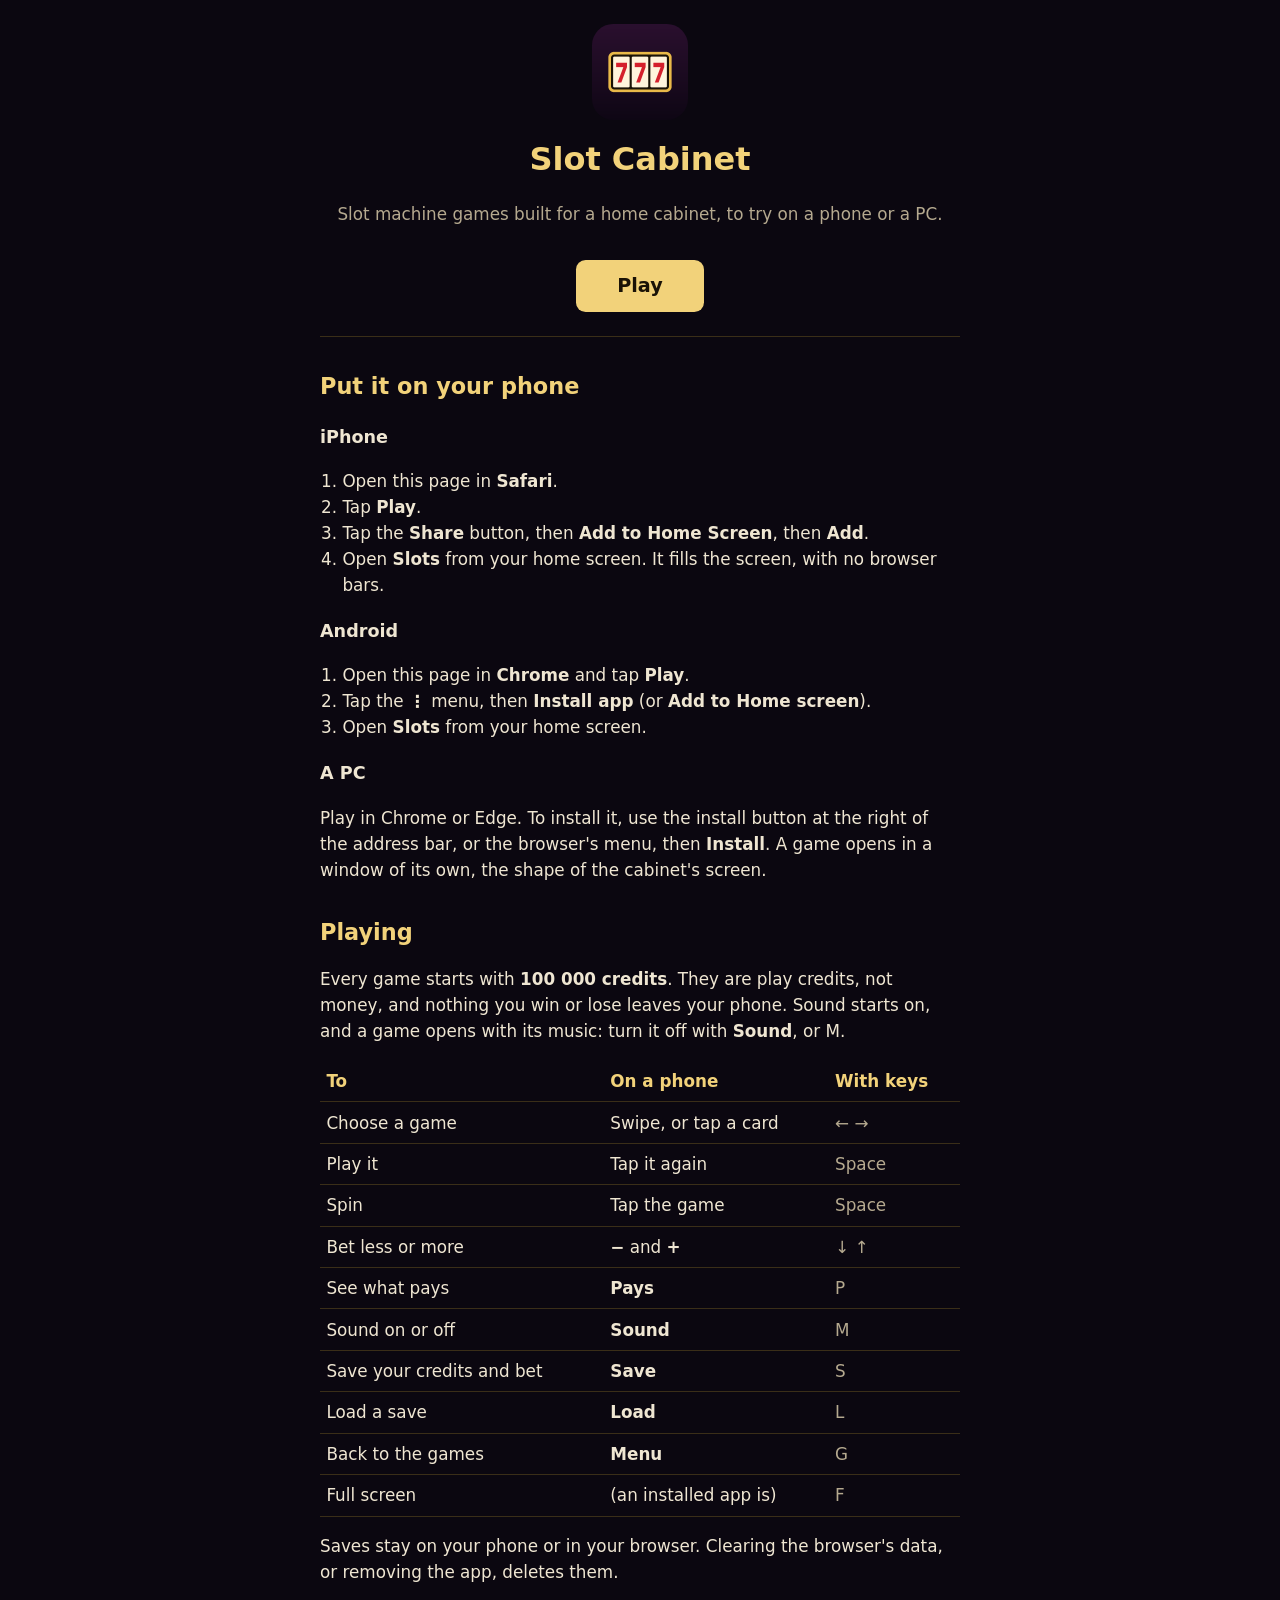
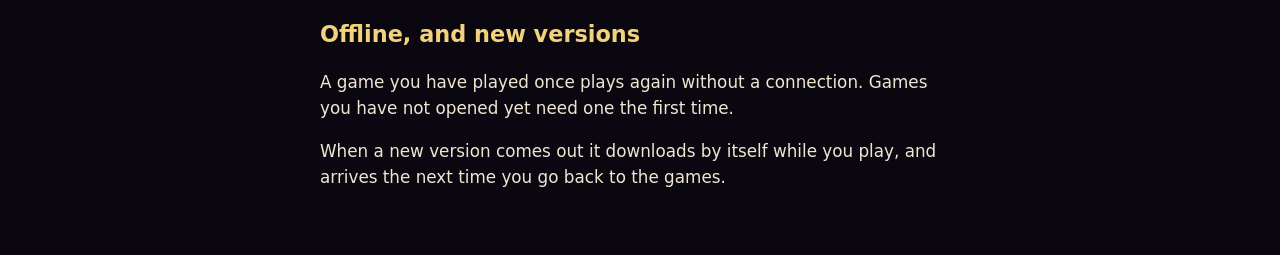
<file: help.html>
<!doctype html>
<html lang="en">
  <head>
    <meta charset="utf-8" />
    <meta name="viewport" content="width=device-width, initial-scale=1" />
    <!-- The page to send testers (docs/web-play-plan.md, Phase 4): how to install the games, and how to play them. -->
    <meta http-equiv="Content-Security-Policy" content="default-src 'none'; style-src 'self'; img-src 'self'" />
    <title>Slot Cabinet: how to play</title>
    <link rel="icon" href="icon-192.png" />
    <link rel="stylesheet" href="help.css" />
  </head>
  <body>
    <main>
      <header>
        <img src="icon-192.png" alt="" width="96" height="96" />
        <h1>Slot Cabinet</h1>
        <p>Slot machine games built for a home cabinet, to try on a phone or a PC.</p>
        <a class="play" href="./">Play</a>
      </header>

      <section>
        <h2>Put it on your phone</h2>
        <h3>iPhone</h3>
        <ol>
          <li>Open this page in <strong>Safari</strong>.</li>
          <li>Tap <strong>Play</strong>.</li>
          <li>Tap the <strong>Share</strong> button, then <strong>Add to Home Screen</strong>, then <strong>Add</strong>.</li>
          <li>Open <strong>Slots</strong> from your home screen. It fills the screen, with no browser bars.</li>
        </ol>
        <h3>Android</h3>
        <ol>
          <li>Open this page in <strong>Chrome</strong> and tap <strong>Play</strong>.</li>
          <li>Tap the <strong>⋮</strong> menu, then <strong>Install app</strong> (or <strong>Add to Home screen</strong>).</li>
          <li>Open <strong>Slots</strong> from your home screen.</li>
        </ol>
        <h3>A PC</h3>
        <p>
          Play in Chrome or Edge. To install it, use the install button at the right of the address bar, or the
          browser's menu, then <strong>Install</strong>. A game opens in a window of its own, the shape of the
          cabinet's screen.
        </p>
      </section>

      <section>
        <h2>Playing</h2>
        <p>
          Every game starts with <strong>100 000 credits</strong>. They are play credits, not money, and nothing you
          win or lose leaves your phone. Sound starts on, and a game opens with its music: turn it off with
          <strong>Sound</strong>, or M.
        </p>
        <table>
          <thead>
            <tr><th>To</th><th>On a phone</th><th>With keys</th></tr>
          </thead>
          <tbody>
            <tr><td>Choose a game</td><td>Swipe, or tap a card</td><td>← →</td></tr>
            <tr><td>Play it</td><td>Tap it again</td><td>Space</td></tr>
            <tr><td>Spin</td><td>Tap the game</td><td>Space</td></tr>
            <tr><td>Bet less or more</td><td><strong>−</strong> and <strong>+</strong></td><td>↓ ↑</td></tr>
            <tr><td>See what pays</td><td><strong>Pays</strong></td><td>P</td></tr>
            <tr><td>Sound on or off</td><td><strong>Sound</strong></td><td>M</td></tr>
            <tr><td>Save your credits and bet</td><td><strong>Save</strong></td><td>S</td></tr>
            <tr><td>Load a save</td><td><strong>Load</strong></td><td>L</td></tr>
            <tr><td>Back to the games</td><td><strong>Menu</strong></td><td>G</td></tr>
            <tr><td>Full screen</td><td>(an installed app is)</td><td>F</td></tr>
          </tbody>
        </table>
        <p>
          Saves stay on your phone or in your browser. Clearing the browser's data, or removing the app, deletes
          them.
        </p>
      </section>

      <section>
        <h2>Offline, and new versions</h2>
        <p>
          A game you have played once plays again without a connection. Games you have not opened yet need one the
          first time.
        </p>
        <p>
          When a new version comes out it downloads by itself while you play, and arrives the next time you go
          back to the games.
        </p>
      </section>
    </main>
  </body>
</html>
</file>
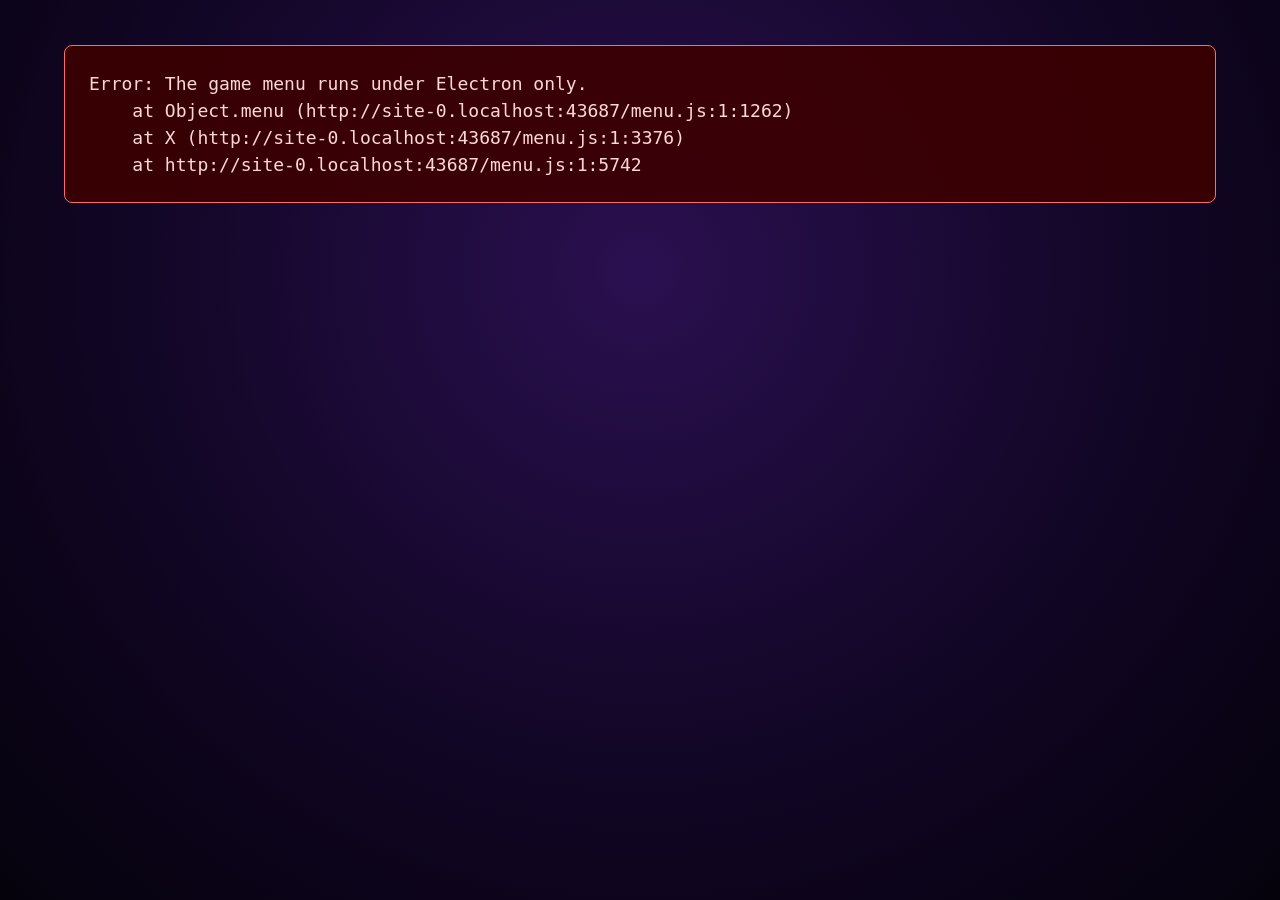
<file: menu.html>
<!doctype html>
<html lang="en">
  <head>
    <meta charset="utf-8" />
    <!--
      The game menu (ADR-0060). Laid out in the cabinet's design pixels and
      scaled as one block, like #ui in index.html. Nothing on it is pressed:
      the arrow keys choose and the space bar plays (ADR-0039).
    -->
    <meta
      http-equiv="Content-Security-Policy"
      content="default-src 'none'; script-src 'self'; style-src 'self'; img-src 'self' data:; connect-src 'self'"
    />
    <title>Slot Cabinet</title>
    <link rel="stylesheet" href="style.css" />
    <link rel="stylesheet" href="menu.css" />
  </head>
  <body class="menu-page">
    <main id="menu" hidden>
      <h1 class="menu-title">Choose a game</h1>
      <section id="menu-cards" class="menu-cards"></section>
      <p id="menu-notice" class="menu-notice" hidden></p>
      <p id="menu-keys" class="menu-keys"></p>
    </main>
    <pre id="fatal" hidden></pre>
    <script type="module" src="menu.js"></script>
  </body>
</html>
</file>
<file: help.css>
/* The tester page (help.html): the cabinet's gold on black, readable on a phone. */

:root {
  color-scheme: dark;
  --gold: #f2d27a;
  --ink: #efe6d2;
  --dim: #b5a98f;
  --rule: #3a2e18;
}

html {
  background: #0b0710;
}

body {
  margin: 0;
  padding: 1.5rem 1rem 3rem;
  color: var(--ink);
  font: 1.05rem/1.55 system-ui, sans-serif;
}

main {
  max-width: 40rem;
  margin: 0 auto;
}

header {
  text-align: center;
  padding-bottom: 1.5rem;
  border-bottom: 1px solid var(--rule);
}

header img {
  border-radius: 22%;
}

h1 {
  margin: 0.5rem 0 0.25rem;
  color: var(--gold);
  font-size: 2rem;
}

h2 {
  margin: 2rem 0 0.5rem;
  color: var(--gold);
  font-size: 1.4rem;
}

h3 {
  margin: 1.25rem 0 0.25rem;
  font-size: 1.1rem;
}

header p,
td:last-child {
  color: var(--dim);
}

ol {
  padding-left: 1.4rem;
}

.play {
  display: inline-block;
  margin-top: 1rem;
  padding: 0.7rem 2.6rem;
  border-radius: 0.6rem;
  color: #1a1206;
  background: var(--gold);
  font-weight: 700;
  font-size: 1.2rem;
  text-decoration: none;
}

table {
  width: 100%;
  border-collapse: collapse;
  margin: 1rem 0;
}

th,
td {
  padding: 0.45rem 0.4rem;
  text-align: left;
  vertical-align: top;
  border-bottom: 1px solid var(--rule);
}

th {
  color: var(--gold);
  font-weight: 600;
}
</file>
<file: style.css>
/*
 * Two coordinate systems, deliberately.
 *
 * `#ui` is laid out in the manifest's design pixels — 2160x3840 for a cabinet
 * bundle — and scaled as a single block by the same transform the WebGL canvas
 * uses. Nothing inside it ever asks how big the window is, which is what makes
 * a 540x960 development window an honest preview rather than a different
 * layout.
 *
 * `#perf` is the exception and is positioned in device pixels, because it is a
 * readout about the machine rather than a part of the game.
 */

:root {
  --ink: #f4f1ff;
  --ink-dim: #a99fd0;
  --accent: #ff2f92;
  --panel: rgba(10, 5, 28, 0.72);
  /* The reel panel's frame (`BEZEL_STOPS` in chrome.ts), for every rim drawn in the DOM. */
  --gold-rim: linear-gradient(180deg, #fff4c4 0%, #f0c65a 18%, #b8862a 50%, #6e4610 82%, #3c2406 100%);
}

* {
  box-sizing: border-box;
}

html,
body {
  margin: 0;
  padding: 0;
  height: 100%;
  overflow: hidden;
  background: #000;
  color: var(--ink);
  font-family: "Segoe UI", system-ui, sans-serif;
  cursor: default;
  user-select: none;
}

/* The background layer. Chromium composites this; WebGL never touches it. */
#backdrop {
  position: fixed;
  inset: 0;
  z-index: 0;
  background-position: center;
  background-repeat: no-repeat;
  background-size: cover;
}

#backdrop video {
  width: 100%;
  height: 100%;
  object-fit: cover;
  display: block;
}

#stage {
  position: fixed;
  inset: 0;
  z-index: 1;
  width: 100%;
  height: 100%;
  display: block;
}

#ui {
  position: fixed;
  top: 0;
  left: 0;
  z-index: 2;
  transform-origin: 0 0;
  pointer-events: none;
}

#ui button {
  pointer-events: auto;
}

/* A reel's spin clip (ADR-0057): over its column, cropped to fill it. */
.spin-video {
  position: absolute;
  object-fit: cover;
  background: #000;
}

.band {
  position: absolute;
  display: flex;
  align-items: center;
  justify-content: center;
}

.header {
  flex-direction: column;
  gap: 16px;
}

#title {
  margin: 0;
  font-size: 132px;
  font-weight: 700;
  letter-spacing: 0.06em;
  text-transform: uppercase;
  text-shadow: 0 0 40px rgba(255, 47, 146, 0.55);
}

.banner {
  margin: 0;
  font-size: 84px;
  font-weight: 600;
  color: var(--accent);
  letter-spacing: 0.08em;
}

/*
 * The readout bar (ADR-0041): a machined bar set into the cabinet, in the same
 * gold as the reel panel's frame (`BEZEL_STOPS` in chrome.ts), with three
 * recessed windows on it — small label above a large figure.
 *
 * Every shadow here is static. The one thing that changes every frame is the
 * win figure during its count-up, and it sits in its own layer so that repaint
 * is the figure's glyphs and nothing around them.
 */
.meter {
  position: absolute;
  border-radius: 34px;
  border: 7px solid transparent;
  background:
    linear-gradient(180deg, #2a2d37 0%, #14161d 34%, #0a0b10 100%) padding-box,
    linear-gradient(180deg, #fff4c4 0%, #f0c65a 18%, #b8862a 50%, #6e4610 82%, #3c2406 100%) border-box;
  box-shadow:
    0 18px 48px rgba(0, 0, 0, 0.7),
    inset 0 3px 0 rgba(255, 255, 255, 0.1),
    inset 0 -6px 14px rgba(0, 0, 0, 0.65);
}

.readouts {
  position: absolute;
  display: flex;
  gap: 26px;
}

.readout {
  flex: 1;
  min-width: 0;
  display: flex;
  flex-direction: column;
  align-items: center;
  justify-content: center;
  gap: 2px;
  border-radius: 20px;
  border: 3px solid #000;
  background: linear-gradient(180deg, #010102 0%, #0b0d14 100%);
  box-shadow:
    inset 0 10px 20px rgba(0, 0, 0, 0.9),
    0 2px 0 rgba(255, 244, 196, 0.22);
}

.readout .label {
  font-size: 38px;
  font-weight: 600;
  letter-spacing: 0.24em;
  text-transform: uppercase;
  color: #d9ae4a;
}

.readout .value {
  font-size: 96px;
  font-weight: 700;
  line-height: 1.05;
  font-variant-numeric: tabular-nums;
  color: #fff6dc;
  text-shadow: 0 0 22px rgba(255, 200, 80, 0.3);
}

.readout.win .value {
  color: #ffd84a;
  will-change: transform;
}

/*
 * The strip over the reels (ADR-0041): the game's own top awards, one slot per
 * award. Sized from the band's height (`--h`, set by overlay.ts), because the
 * author chose that height and a fixed font would overflow a thin strip.
 */
.callout {
  position: absolute;
  display: flex;
  gap: calc(var(--h) * 0.12);
}

.callout[hidden] {
  display: none;
}

.callout-slot {
  flex: 1;
  min-width: 0;
  display: flex;
  align-items: center;
  justify-content: center;
  gap: calc(var(--h) * 0.08);
  padding: 0 calc(var(--h) * 0.1);
  border-radius: calc(var(--h) * 0.2);
  border: calc(var(--h) * 0.035) solid transparent;
  background:
    linear-gradient(180deg, #1b1d25 0%, #07080c 100%) padding-box,
    linear-gradient(180deg, #fff4c4 0%, #f0c65a 18%, #b8862a 50%, #6e4610 82%, #3c2406 100%) border-box;
  box-shadow:
    0 8px 22px rgba(0, 0, 0, 0.6),
    inset 0 6px 14px rgba(0, 0, 0, 0.85);
}

.callout-art {
  flex: none;
  width: calc(var(--h) * 0.66);
  height: calc(var(--h) * 0.66);
  object-fit: contain;
}

.callout-text {
  display: flex;
  flex-direction: column;
  align-items: flex-start;
  min-width: 0;
  line-height: 1;
}

.callout-label {
  font-size: calc(var(--h) * 0.19);
  font-weight: 600;
  letter-spacing: 0.08em;
  white-space: nowrap;
  color: #d9ae4a;
}

.callout-figure {
  font-size: calc(var(--h) * 0.42);
  font-weight: 800;
  white-space: nowrap;
  font-variant-numeric: tabular-nums;
  color: #ffd84a;
  text-shadow: 0 0 18px rgba(255, 200, 80, 0.35);
}

/*
 * The logo plate (ADR-0042): the game's name on a gold-rimmed panel, when the
 * header is a logo band with no art on it. Sized from the band's height
 * (`--h`); overlay.ts fits the title's font to the band's width.
 *
 * The name is a gold gradient clipped to the glyphs. Its shadow is a filter
 * rather than text-shadow, which would paint over a clipped background.
 * Static, so it rasterises once.
 */
.header.logo {
  gap: 0;
  border-radius: calc(var(--h) * 0.24);
  border: calc(var(--h) * 0.045) solid transparent;
  background:
    radial-gradient(ellipse at 50% 35%, #3b1670 0%, #1c0a3a 55%, #0b0418 100%) padding-box,
    var(--gold-rim) border-box;
  box-shadow:
    0 18px 48px rgba(0, 0, 0, 0.7),
    0 0 calc(var(--h) * 0.22) rgba(255, 196, 80, 0.28),
    inset 0 0 calc(var(--h) * 0.2) rgba(0, 0, 0, 0.75);
}

.header.logo #title {
  font-family: Georgia, "Times New Roman", serif;
  font-weight: 700;
  line-height: 1.1;
  letter-spacing: 0.04em;
  text-transform: none;
  white-space: nowrap;
  color: transparent;
  background: linear-gradient(180deg, #fffbe6 0%, #ffe07a 30%, #e2a22c 58%, #fff0b0 74%, #b0701a 100%);
  -webkit-background-clip: text;
  background-clip: text;
  text-shadow: none;
  filter:
    drop-shadow(0 calc(var(--h) * 0.018) 0 #3a1800)
    drop-shadow(0 0 calc(var(--h) * 0.07) rgba(255, 190, 60, 0.4));
}

/* A win or free-spin line takes the name's place for as long as it shows. */
.header.logo:has(#banner:not([hidden])) #title {
  display: none;
}

.header.logo .banner {
  font-size: calc(var(--h) * 0.32);
  color: #ffd84a;
  white-space: nowrap;
}

/* Art on the logo band is the logo: no plate, unless there is a line to carry. */
.header.logo.art:not(:has(#banner:not([hidden]))) {
  background: none;
  border-color: transparent;
  box-shadow: none;
}

/*
 * Prize meters (ADR-0042): pill-shaped, gold-rimmed, a label under a figure.
 * The figure is a row of unlit dashes unless a jackpot feature gives it an
 * amount, because a jackpot is money and presentation never holds any
 * (ADR-0038, ADR-0061). Positioned in
 * design px by overlay.ts; each sized from its own height.
 */
.prize-meters {
  position: absolute;
  left: 0;
  top: 0;
}

.prize-meters[hidden],
.chip[hidden],
.badge[hidden] {
  display: none;
}

.prize {
  position: absolute;
  display: flex;
  flex-direction: column;
  align-items: center;
  justify-content: center;
  gap: calc(var(--h) * 0.04);
  border-radius: 999px;
  border: calc(var(--h) * 0.06) solid transparent;
  background:
    linear-gradient(180deg, #8a1420 0%, #4a060d 55%, #26020a 100%) padding-box,
    var(--gold-rim) border-box;
  box-shadow:
    0 10px 30px rgba(0, 0, 0, 0.6),
    0 0 calc(var(--h) * 0.22) rgba(255, 190, 70, 0.3),
    inset 0 calc(var(--h) * 0.08) calc(var(--h) * 0.16) rgba(0, 0, 0, 0.7);
}

.prize[data-tier="major"] {
  background:
    linear-gradient(180deg, #16703a 0%, #0a3d1d 55%, #031a0b 100%) padding-box,
    var(--gold-rim) border-box;
}

.prize-figure {
  font-size: calc(var(--h) * 0.4);
  font-weight: 800;
  line-height: 1;
  letter-spacing: 0.08em;
  white-space: nowrap;
  color: rgba(255, 216, 74, 0.4);
}

/* A meter with a jackpot behind it is lit: the figure is a real amount (ADR-0061). */
.prize.lit .prize-figure {
  color: #ffd84a;
  text-shadow: 0 0 calc(var(--h) * 0.12) rgba(255, 190, 70, 0.6);
}

/* The meter of a jackpot just won pulses until the round ends. */
.prize.won {
  animation: prize-won 0.5s ease-in-out infinite alternate;
}

@keyframes prize-won {
  from { filter: brightness(1); transform: scale(1); }
  to { filter: brightness(1.5); transform: scale(1.04); }
}

.prize-label {
  font-size: calc(var(--h) * 0.17);
  font-weight: 700;
  line-height: 1;
  letter-spacing: 0.3em;
  color: #ffe7a0;
}

/* Chips (ADR-0042): the bet and a credit's value, small and gold-rimmed. */
.chip {
  position: absolute;
  display: flex;
  flex-direction: column;
  align-items: center;
  justify-content: center;
  border-radius: 999px;
  border: calc(var(--h) * 0.06) solid transparent;
  background:
    linear-gradient(180deg, #2a5fb8 0%, #0f2c66 60%, #081a40 100%) padding-box,
    var(--gold-rim) border-box;
  box-shadow:
    0 8px 24px rgba(0, 0, 0, 0.6),
    inset 0 calc(var(--h) * 0.06) calc(var(--h) * 0.12) rgba(0, 0, 0, 0.55);
}

.chip-label {
  font-size: calc(var(--h) * 0.18);
  font-weight: 700;
  line-height: 1;
  letter-spacing: 0.2em;
  color: #cfe0ff;
}

.chip-figure {
  font-size: calc(var(--h) * 0.42);
  font-weight: 800;
  line-height: 1.05;
  white-space: nowrap;
  font-variant-numeric: tabular-nums;
  color: #fff;
}

/*
 * The free-spins badge (ADR-0042): the trigger symbol with how many it takes,
 * and the spins they award. While the feature plays, which spin of how many.
 */
.badge {
  position: absolute;
  display: flex;
  align-items: center;
  justify-content: center;
  gap: calc(var(--h) * 0.08);
  padding: 0 calc(var(--h) * 0.14);
  border-radius: calc(var(--h) * 0.3);
  border: calc(var(--h) * 0.05) solid transparent;
  background:
    linear-gradient(160deg, #c0187a 0%, #6a0a52 55%, #2c0628 100%) padding-box,
    var(--gold-rim) border-box;
  box-shadow:
    0 14px 36px rgba(0, 0, 0, 0.65),
    0 0 calc(var(--h) * 0.3) rgba(255, 80, 170, 0.4);
  transform: rotate(-4deg);
}

.badge-pic {
  position: relative;
  flex: none;
  width: calc(var(--h) * 0.64);
  height: calc(var(--h) * 0.64);
}

.badge-art {
  width: 100%;
  height: 100%;
  object-fit: contain;
}

.badge-count {
  position: absolute;
  right: -12%;
  bottom: -8%;
  padding: 0 0.25em;
  font-size: calc(var(--h) * 0.2);
  font-weight: 800;
  line-height: 1.2;
  color: #fff;
  background: rgba(0, 0, 0, 0.7);
  border: calc(var(--h) * 0.015) solid #f0c65a;
  border-radius: 999px;
}

.badge.playing .badge-count {
  display: none;
}

.badge-text {
  display: flex;
  flex-direction: column;
  align-items: flex-start;
  line-height: 1;
}

.badge-figure {
  font-size: calc(var(--h) * 0.44);
  font-weight: 900;
  white-space: nowrap;
  font-variant-numeric: tabular-nums;
  color: #ffe36a;
  text-shadow: 0 calc(var(--h) * 0.02) 0 #4a1a00;
}

.badge-label {
  font-size: calc(var(--h) * 0.16);
  font-weight: 800;
  letter-spacing: 0.1em;
  white-space: nowrap;
  color: #fff;
}

button {
  font-family: inherit;
  color: var(--ink);
  border: none;
  cursor: pointer;
}

button:disabled {
  opacity: 0.35;
  cursor: default;
}

/*
 * The Pays screen (ADR-0031). Design pixels like the rest of #ui, sized for a
 * 2160x3840 cabinet read from arm's length; ui/pays.ts shrinks the content to
 * fit when a game has more to say than one screen holds.
 */
.pays {
  position: absolute;
  top: 0;
  left: 0;
  z-index: 5;
  display: flex;
  justify-content: center;
  overflow: hidden;
  background: rgba(6, 3, 18, 0.95);
  pointer-events: auto;
  cursor: pointer;
}

.pays[hidden] {
  display: none;
}

/* The frame-time readout is about the machine and sits over the glass; not while the player is reading it. */
body:has(#pays:not([hidden])) #perf,
body:has(#operator:not([hidden])) #perf,
body:has(#saves:not([hidden])) #perf,
body:has(#test-panel:not([hidden])) #perf {
  display: none;
}

/* ---- the operator screen (ADR-0047) ------------------------------------- */

/* Deliberately plainer than the Pays screen: this is the back of the machine,
   not the front of it. */
.operator {
  position: absolute;
  top: 0;
  left: 0;
  z-index: 6;
  display: flex;
  justify-content: center;
  overflow: hidden;
  background: rgba(4, 6, 12, 0.97);
  pointer-events: auto;
}

.operator[hidden] {
  display: none;
}

.operator-content {
  display: flex;
  flex-direction: column;
  gap: 24px;
  width: 100%;
  max-width: 1400px;
  color: #dfe6f5;
  font-family: system-ui, sans-serif;
}

.operator-title {
  margin: 0;
  font-size: 64px;
  font-weight: 700;
  letter-spacing: 0.04em;
}

.operator-game {
  margin: -16px 0 0;
  font-size: 34px;
  color: #8ea0c4;
}

.operator-section {
  margin: 16px 0 0;
  font-size: 40px;
  font-weight: 600;
  color: #cfd8ea;
}

.operator-feels {
  display: flex;
  flex-direction: column;
  gap: 18px;
}

.operator-feel {
  display: flex;
  gap: 28px;
  align-items: center;
  padding: 28px 32px;
  border: 2px solid rgba(160, 180, 220, 0.25);
  border-radius: 16px;
  background: rgba(20, 26, 44, 0.9);
  color: inherit;
  font: inherit;
  text-align: left;
  cursor: pointer;
}

.operator-live {
  border-color: #d8a93a;
  background: rgba(50, 42, 16, 0.9);
}

.operator-key {
  flex: 0 0 auto;
  width: 64px;
  height: 64px;
  border: 2px solid rgba(160, 180, 220, 0.4);
  border-radius: 12px;
  font-size: 36px;
  line-height: 60px;
  text-align: center;
}

.operator-feel-body {
  display: flex;
  flex: 1 1 auto;
  flex-direction: column;
  gap: 6px;
}

.operator-feel-name {
  font-size: 40px;
  font-weight: 600;
}

.operator-feel-figures {
  font-size: 28px;
  color: #8ea0c4;
}

.operator-tick {
  font-size: 26px;
  color: #d8a93a;
  letter-spacing: 0.12em;
  text-transform: uppercase;
}

.operator-from,
.operator-none,
.operator-message {
  margin: 0;
  font-size: 30px;
  color: #8ea0c4;
}

.operator-message {
  color: #d8a93a;
}

.operator-close {
  margin: auto 0 0;
  font-size: 26px;
  color: #6c7c9c;
  letter-spacing: 0.1em;
  text-transform: uppercase;
}

.pays-content {
  width: 100%;
  display: flex;
  flex-direction: column;
  align-items: center;
  gap: 44px;
  transform-origin: top center;
}

.pays-title {
  margin: 0;
  font-size: 120px;
  font-weight: 700;
  letter-spacing: 0.06em;
  text-transform: uppercase;
  text-align: center;
  text-shadow: 0 0 40px rgba(255, 47, 146, 0.55);
}

.pays-bet,
.pays-close {
  margin: 0;
  font-size: 56px;
  color: var(--ink-dim);
  text-align: center;
}

.pays-close {
  letter-spacing: 0.12em;
  text-transform: uppercase;
}

.pays-grid {
  width: 100%;
  display: grid;
  grid-template-columns: 1fr 1fr;
  gap: 32px 40px;
}

.pays-card {
  display: flex;
  align-items: center;
  gap: 36px;
  padding: 24px 32px;
  border-radius: 32px;
  background: rgba(255, 255, 255, 0.06);
  border: 3px solid rgba(255, 255, 255, 0.12);
}

.pays-art {
  flex: none;
  width: 200px;
  height: 200px;
  object-fit: contain;
}

.pays-noart {
  display: flex;
  align-items: center;
  justify-content: center;
  padding: 12px;
  font-size: 40px;
  text-align: center;
  border-radius: 24px;
  background: rgba(255, 255, 255, 0.1);
}

.pays-name {
  margin-bottom: 8px;
  font-size: 56px;
  font-weight: 600;
}

.pays-anywhere {
  color: var(--ink-dim);
  font-weight: 400;
}

.pays-counts {
  margin: 0;
  padding: 0;
  list-style: none;
  font-size: 68px;
  line-height: 1.2;
  font-variant-numeric: tabular-nums;
}

.pays-counts li {
  display: flex;
  gap: 40px;
}

.pays-count {
  min-width: 110px;
  color: var(--ink-dim);
}

.pays-credits {
  font-weight: 700;
  color: #ffd84a;
}

.pays-rules {
  width: 100%;
  margin: 0;
  padding: 0;
  list-style: none;
  display: flex;
  flex-direction: column;
  gap: 28px;
  font-size: 60px;
  line-height: 1.25;
}

.pays-rules li {
  display: flex;
  align-items: center;
  gap: 36px;
}

.pays-rule-art {
  flex: none;
  width: 130px;
  height: 130px;
  object-fit: contain;
}

.pays-how {
  width: 100%;
  margin: 0;
  font-size: 60px;
  line-height: 1.25;
}

.pays-lines {
  display: flex;
  flex-wrap: wrap;
  justify-content: center;
  gap: 28px 40px;
}

.pays-line {
  margin: 0;
  display: flex;
  flex-direction: column;
  align-items: center;
  gap: 6px;
}

.pays-line figcaption {
  font-size: 44px;
  color: var(--ink-dim);
}

.message {
  position: absolute;
  margin: 0;
  width: 100%;
  text-align: center;
  font-size: 58px;
  color: var(--ink-dim);
}

/* The status line's first home: engraved along the top of the readout bar (ADR-0041). */
.message.in-bar {
  font-size: 44px;
  line-height: 58px;
  letter-spacing: 0.06em;
  white-space: nowrap;
  overflow: hidden;
  text-overflow: ellipsis;
  color: #e8c46a;
  text-shadow: 0 2px 0 rgba(0, 0, 0, 0.85);
}

#perf {
  position: fixed;
  top: 12px;
  right: 12px;
  z-index: 3;
  margin: 0;
  padding: 10px 14px;
  font-family: Consolas, "Cascadia Mono", monospace;
  font-size: 13px;
  line-height: 1.45;
  white-space: pre;
  color: #b8ffd9;
  background: rgba(0, 0, 0, 0.66);
  border: 1px solid rgba(184, 255, 217, 0.25);
  border-radius: 6px;
  pointer-events: none;
}

#fatal {
  position: fixed;
  inset: 5% 5% auto 5%;
  z-index: 9;
  margin: 0;
  padding: 24px;
  font-family: Consolas, "Cascadia Mono", monospace;
  font-size: 18px;
  line-height: 1.5;
  white-space: pre-wrap;
  color: #ffd7d7;
  background: rgba(60, 0, 0, 0.9);
  border: 1px solid #ff6b6b;
  border-radius: 8px;
}

/* ---- the L list of saved games (ADR-0060) ------------------------------- */

.saves {
  position: absolute;
  top: 0;
  left: 0;
  z-index: 6;
  display: flex;
  justify-content: center;
  overflow: hidden;
  background: rgba(6, 3, 18, 0.95);
  pointer-events: auto;
}

.saves[hidden] {
  display: none;
}

.saves-content {
  display: flex;
  flex-direction: column;
  align-items: center;
  gap: 40px;
  width: 100%;
  max-width: 1700px;
  padding: 160px 0 120px;
}

.saves-title {
  margin: 0;
  font-family: Georgia, "Times New Roman", serif;
  font-size: 130px;
  font-weight: 700;
  color: transparent;
  background: linear-gradient(180deg, #fffbe6 0%, #ffe07a 30%, #e2a22c 58%, #fff0b0 74%, #b0701a 100%);
  -webkit-background-clip: text;
  background-clip: text;
}

.saves-game {
  margin: -20px 0 30px;
  font-size: 60px;
  color: var(--ink-dim);
}

.saves-list {
  display: flex;
  flex-direction: column;
  gap: 26px;
  width: 100%;
}

.saves-row {
  display: flex;
  justify-content: space-between;
  align-items: baseline;
  padding: 34px 60px;
  border-radius: 36px;
  border: 8px solid transparent;
  background:
    linear-gradient(180deg, #1c0a3a, #0b0418) padding-box,
    linear-gradient(#3a2a55, #3a2a55) border-box;
  font-size: 64px;
  color: var(--ink-dim);
}

.saves-chosen {
  color: var(--ink);
  background:
    linear-gradient(180deg, #2c1258, #12062a) padding-box,
    var(--gold-rim) border-box;
  box-shadow: 0 0 50px rgba(255, 196, 80, 0.45);
}

.saves-what {
  font-weight: 700;
  color: #ffd84a;
  font-variant-numeric: tabular-nums;
}

.saves-row:not(.saves-chosen) .saves-what {
  color: #b89c4a;
}

.saves-none,
.saves-count,
.saves-message {
  margin: 0;
  font-size: 56px;
  text-align: center;
  color: var(--ink-dim);
}

.saves-message {
  color: #ffe9a8;
}

.saves-close {
  margin: auto 0 0;
  font-size: 50px;
  color: var(--ink-dim);
}

/* ---- the test panel (held T) --------------------------------------------- */

/* A sheet that slides up over the bottom of the screen, like the back panel of
   a machine in test mode. It slides away while a test round plays. */
.test-panel {
  position: absolute;
  z-index: 6;
  box-sizing: border-box;
  transform: translateY(0);
  transition: transform 320ms cubic-bezier(0.2, 0.8, 0.2, 1);
  background: rgba(4, 6, 12, 0.96);
  border-top: 6px solid #d8a93a;
  box-shadow: 0 -30px 80px rgba(0, 0, 0, 0.6);
  pointer-events: auto;
}

.test-panel[hidden] {
  display: none;
}

.test-panel.test-up {
  transform: translateY(-100%);
}

.test-panel.test-up.test-away {
  transform: translateY(0);
}

.test-content {
  display: flex;
  flex-direction: column;
  gap: 18px;
  padding: 48px 0 40px;
  color: #dfe6f5;
  font-family: system-ui, sans-serif;
}

.test-head {
  display: flex;
  align-items: baseline;
  gap: 32px;
}

.test-title {
  margin: 0;
  font-size: 72px;
  font-weight: 700;
  letter-spacing: 0.08em;
  text-transform: uppercase;
  color: #d8a93a;
}

.test-game {
  margin: 0;
  font-size: 34px;
  color: #8ea0c4;
}

.test-list {
  display: flex;
  flex-direction: column;
  gap: 10px;
}

.test-group {
  margin: 14px 0 0;
  font-size: 30px;
  font-weight: 600;
  letter-spacing: 0.12em;
  text-transform: uppercase;
  color: #6c7c9c;
}

.test-row {
  display: flex;
  gap: 28px;
  align-items: center;
  padding: 18px 28px;
  border: 3px solid rgba(160, 180, 220, 0.2);
  border-radius: 14px;
  background: rgba(20, 26, 44, 0.9);
  font-size: 42px;
  color: #a9b6d2;
}

.test-chosen {
  border-color: #d8a93a;
  background: rgba(50, 42, 16, 0.95);
  color: #fff3d0;
}

.test-kind {
  flex: 0 0 auto;
  width: 48px;
  text-align: center;
  color: #d8a93a;
}

.test-count,
.test-message,
.test-close {
  margin: 0;
  font-size: 30px;
  color: #8ea0c4;
}

.test-message {
  font-size: 36px;
  color: #ffe9a8;
}

.test-close {
  color: #6c7c9c;
  letter-spacing: 0.1em;
  text-transform: uppercase;
}

/* --- attract mode (ADR-0064) ------------------------------------------------ */

/* Bulbs on the reel panel's frame (ADR-0065): attract's chase, and the reel lights in play. */
.marquee {
  position: absolute;
  overflow: visible;
  pointer-events: none;
}

.marquee[hidden],
.attract-card[hidden],
.attract-video[hidden],
.attract-call[hidden] {
  display: none;
}

/*
 * The title card (ADR-0066): drawn whole, as large as fits and centred, never
 * cropped, so a card of another shape leaves the game showing past two edges
 * rather than losing its title off them. It fades in rather than cutting.
 */
.attract-card {
  position: absolute;
  object-fit: contain;
  pointer-events: none;
  animation: attract-card-in 0.4s ease-out;
}

/* The welcome a game opens on: up from the first frame (overlay.ts, setTitleCard). */
.attract-card.at-once {
  animation: none;
}

/* The attract video (ADR-0066): drawn whole and centred like the card, never cropped. */
.attract-video {
  position: absolute;
  object-fit: contain;
  pointer-events: none;
}

/* Waiting for a frame: laid out, so an iPhone will play it, but not seen (attract-video.ts). */
.attract-video.unseen {
  opacity: 0;
}

@keyframes attract-card-in {
  from { opacity: 0; }
  to { opacity: 1; }
}

.marquee rect {
  fill: none;
  stroke-linecap: round;
}

.marquee .bulbs {
  stroke: rgba(255, 214, 120, 0.35);
  stroke-dasharray: 0 1;
}

.marquee .bulbs-lit {
  stroke: #fff4c0;
  stroke-dasharray: 0 3;
  filter: drop-shadow(0 0 10px #ffc640) drop-shadow(0 0 4px #fff4c0);
  animation: marquee-chase 0.45s steps(3) infinite;
}

@keyframes marquee-chase {
  to { stroke-dashoffset: -3; }
}

/*
 * The reel lights' states (ADR-0065, shared/lights.ts). `feature` is the
 * attract chase above, unchanged. `spinning` is the same chase, faster.
 * `idle` and `win` light every bulb: a slow breathe, or all of them flashing.
 */
.marquee[data-state="spinning"] .bulbs-lit {
  animation-duration: 0.15s;
}

.marquee[data-state="idle"] .bulbs-lit,
.marquee[data-state="win"] .bulbs-lit {
  stroke-dasharray: 0 1;
  will-change: opacity;
}

.marquee[data-state="idle"] .bulbs-lit {
  animation: marquee-breathe 3.2s ease-in-out infinite alternate;
}

.marquee[data-state="win"] .bulbs-lit {
  animation: marquee-flash 0.5s steps(1) infinite;
}

@keyframes marquee-breathe {
  from { opacity: 0.35; }
  to { opacity: 1; }
}

@keyframes marquee-flash {
  50% { opacity: 0.1; }
}

/* PRESS ANY BUTTON over the reels, between demo spins. The strip holds still; the words pulse. */
.attract-call {
  position: absolute;
  display: flex;
  align-items: center;
  justify-content: center;
  pointer-events: none;
  background: linear-gradient(180deg, transparent 0%, rgba(0, 0, 0, 0.72) 22%, rgba(0, 0, 0, 0.72) 78%, transparent 100%);
}

.attract-call span {
  font-family: "Segoe UI", system-ui, sans-serif;
  font-weight: 900;
  letter-spacing: 0.06em;
  white-space: nowrap;
  color: #ffe27a;
  text-shadow:
    0 0 0.25em rgba(255, 170, 40, 0.9),
    0 0.05em 0 #6e4610,
    0 0.1em 0.3em rgba(0, 0, 0, 0.8);
  animation: attract-pulse 1.1s ease-in-out infinite alternate;
}

@keyframes attract-pulse {
  from { transform: scale(0.9); filter: brightness(0.9); }
  to { transform: scale(1.1); filter: brightness(1.4); }
}

/* One prize at a time: a jackpot meter or a top award flares and settles. Kept in step with ATTRACT_GLOW_MS. */
.attract-glow {
  animation: attract-glow 0.9s ease-in-out;
}

@keyframes attract-glow {
  0% { filter: brightness(1); transform: scale(1); }
  40% { filter: brightness(1.7); transform: scale(1.08); }
  100% { filter: brightness(1); transform: scale(1); }
}

/*
 * The web build on a touch screen (shared/touch.ts). body.touch is set by
 * ui/touch.ts; nothing here applies on the cabinet or with a mouse.
 *
 * The background is drawn where the game is (app.ts, placeBackdrop), and the
 * bars a phone's taller screen leaves either side show it blurred.
 */
#backdrop-fill {
  display: none;
}

body.touch {
  /* Taps are the game's: no double-tap zoom, no scrolling the page. */
  touch-action: none;
  -webkit-user-select: none;
  user-select: none;
  -webkit-tap-highlight-color: transparent;
}

body.touch #backdrop-fill {
  display: block;
  position: fixed;
  inset: -40px;
  z-index: 0;
  background-position: center;
  background-size: cover;
  filter: blur(28px) brightness(0.45);
  /* Faded in once the game has placed its background (app.ts, placeBackdrop):
     Safari can paint this picture sharp, across the whole phone, before it
     applies the blur, which flashed the art full screen as a game opened. */
  opacity: 0;
  transition: opacity 0.4s ease-out;
}

body.touch #backdrop-fill.placed {
  opacity: 1;
}

/* The L list takes a tap on a save (app.ts). */
body.touch .saves-row {
  pointer-events: auto;
}

.touch-bar {
  position: fixed;
  left: 0;
  right: 0;
  bottom: 0;
  z-index: 4;
  display: flex;
  align-items: stretch;
  gap: 6px;
  padding: 8px 8px;
  box-sizing: border-box;
  background: linear-gradient(180deg, rgba(20, 10, 4, 0.55) 0%, rgba(8, 4, 2, 0.92) 100%);
  border-top: 1px solid rgba(242, 210, 122, 0.45);
}

.touch-bar[hidden] {
  display: none;
}

.touch-button {
  flex: 1 1 0;
  min-width: 0;
  margin: 0;
  padding: 0 2px;
  font: 600 13px/1.1 system-ui, sans-serif;
  color: #f2d27a;
  background: linear-gradient(180deg, #3a2410 0%, #1a0f06 100%);
  border: 1px solid rgba(242, 210, 122, 0.55);
  border-radius: 10px;
  touch-action: manipulation;
}

.touch-button:active {
  background: linear-gradient(180deg, #6a4418 0%, #3a2410 100%);
}

/* Bet less and bet more are one glyph each: narrower, and larger type. */
.touch-betDown,
.touch-betUp {
  flex: 0.7 1 0;
  font-size: 24px;
}

.touch-sound[aria-pressed='true'] {
  color: #1a1206;
  background: linear-gradient(180deg, #ffe07a 0%, #d8a030 100%);
}
</file>
<file: menu.css>
/*
 * The game menu (ADR-0060). Design pixels for a 2160x3840 cabinet, scaled as
 * one block by menu.ts. The cards borrow the Engine's own look — the gold rim
 * of the reel panel and the logo plate — so a game without art still looks
 * like it belongs on the machine.
 */

.menu-page {
  background: radial-gradient(ellipse at 50% 30%, #2a1050 0%, #120626 55%, #05020c 100%);
}

#menu {
  position: fixed;
  top: 0;
  left: 0;
  width: 2160px;
  height: 3840px;
  transform-origin: 0 0;
  display: flex;
  flex-direction: column;
  align-items: center;
  padding: 140px 120px 110px;
  gap: 60px;
}

#menu[hidden] {
  display: none;
}

.menu-title {
  margin: 0;
  font-family: Georgia, "Times New Roman", serif;
  font-size: 150px;
  font-weight: 700;
  letter-spacing: 0.03em;
  color: transparent;
  background: linear-gradient(180deg, #fffbe6 0%, #ffe07a 30%, #e2a22c 58%, #fff0b0 74%, #b0701a 100%);
  -webkit-background-clip: text;
  background-clip: text;
  filter: drop-shadow(0 6px 0 #3a1800) drop-shadow(0 0 30px rgba(255, 190, 60, 0.4));
}

/* The cards scroll inside this box when there are more than fit; menu.ts keeps the chosen one in view. */
.menu-cards {
  --columns: 2;
  --gap: 80px;
  flex: 1;
  width: 100%;
  overflow: hidden;
  display: grid;
  grid-template-columns: repeat(var(--columns), 1fr);
  grid-auto-rows: calc((1760px - (var(--columns) - 1) * var(--gap)) / var(--columns) * 1.5);
  gap: var(--gap);
  /* Room for the chosen card's glow, which the scrolling box would otherwise clip. */
  padding: 70px 80px;
  align-content: center;
}

.card {
  position: relative;
  display: flex;
  flex-direction: column;
  border-radius: 48px;
  border: 14px solid transparent;
  background:
    linear-gradient(#0b0418, #0b0418) padding-box,
    var(--gold-rim) border-box;
  overflow: hidden;
  filter: brightness(0.55) saturate(0.8);
  transition: transform 120ms ease-out, filter 120ms ease-out;
}

.card.selected {
  filter: none;
  transform: scale(1.03);
  box-shadow:
    0 0 0 8px rgba(255, 224, 122, 0.9),
    0 0 50px rgba(255, 196, 80, 0.55);
}

.card-art {
  position: relative;
  flex: 1;
  overflow: hidden;
  display: flex;
  align-items: flex-start;
  justify-content: center;
}

.card-art.plain {
  background: radial-gradient(ellipse at 50% 35%, #3b1670 0%, #1c0a3a 55%, #0b0418 100%);
  align-items: center;
}

.card-theme {
  position: absolute;
  inset: 0;
  width: 100%;
  height: 100%;
  object-fit: cover;
  object-position: center top;
}

.card-logo {
  position: relative;
  width: 86%;
  max-height: 40%;
  margin-top: 8%;
  object-fit: contain;
  filter: drop-shadow(0 12px 30px rgba(0, 0, 0, 0.75));
}

/* The Engine's logo plate (style.css, `.header.logo`), at card size. */
.card-plate {
  position: relative;
  margin: 10% 7% 0;
  padding: 0.35em 0.6em;
  font-size: calc(110px * 2 / var(--columns));
  border-radius: 0.5em;
  border: 0.1em solid transparent;
  background:
    radial-gradient(ellipse at 50% 35%, #3b1670 0%, #1c0a3a 55%, #0b0418 100%) padding-box,
    var(--gold-rim) border-box;
  box-shadow: 0 18px 48px rgba(0, 0, 0, 0.7), inset 0 0 0.4em rgba(0, 0, 0, 0.75);
  text-align: center;
}

.card-art.plain .card-plate {
  margin-top: 0;
}

.card-plate-title {
  font-family: Georgia, "Times New Roman", serif;
  font-weight: 700;
  line-height: 1.15;
  color: transparent;
  background: linear-gradient(180deg, #fffbe6 0%, #ffe07a 30%, #e2a22c 58%, #fff0b0 74%, #b0701a 100%);
  -webkit-background-clip: text;
  background-clip: text;
}

.card-name {
  display: flex;
  flex-direction: column;
  align-items: center;
  gap: 6px;
  padding: 26px 30px 34px;
  background: linear-gradient(180deg, #1c0a3a, #0b0418);
  border-top: 6px solid #b8862a;
  text-align: center;
}

.card-title {
  font-size: calc(72px * 2 / var(--columns));
  font-weight: 700;
  color: var(--ink);
}

.card-subtitle {
  font-size: calc(46px * 2 / var(--columns));
  color: var(--ink-dim);
}

.card-problem {
  font-size: calc(46px * 2 / var(--columns));
  color: #ff8a8a;
}

.menu-empty {
  grid-column: 1 / -1;
  margin: 200px 80px 0;
  font-size: 64px;
  line-height: 1.4;
  text-align: center;
  color: var(--ink-dim);
}

.menu-notice {
  margin: 0;
  max-width: 1800px;
  padding: 30px 50px;
  border-radius: 30px;
  background: rgba(10, 5, 28, 0.85);
  border: 4px solid #b8862a;
  font-size: 54px;
  line-height: 1.35;
  text-align: center;
  color: #ffe9a8;
}

.menu-notice[hidden] {
  display: none;
}

.menu-keys {
  margin: 0;
  font-size: 50px;
  color: var(--ink-dim);
}

/* A phone in the web build (menu.ts): taps and swipes are the menu's. */
body.touch {
  touch-action: none;
  -webkit-user-select: none;
  user-select: none;
  -webkit-tap-highlight-color: transparent;
}
</file>
